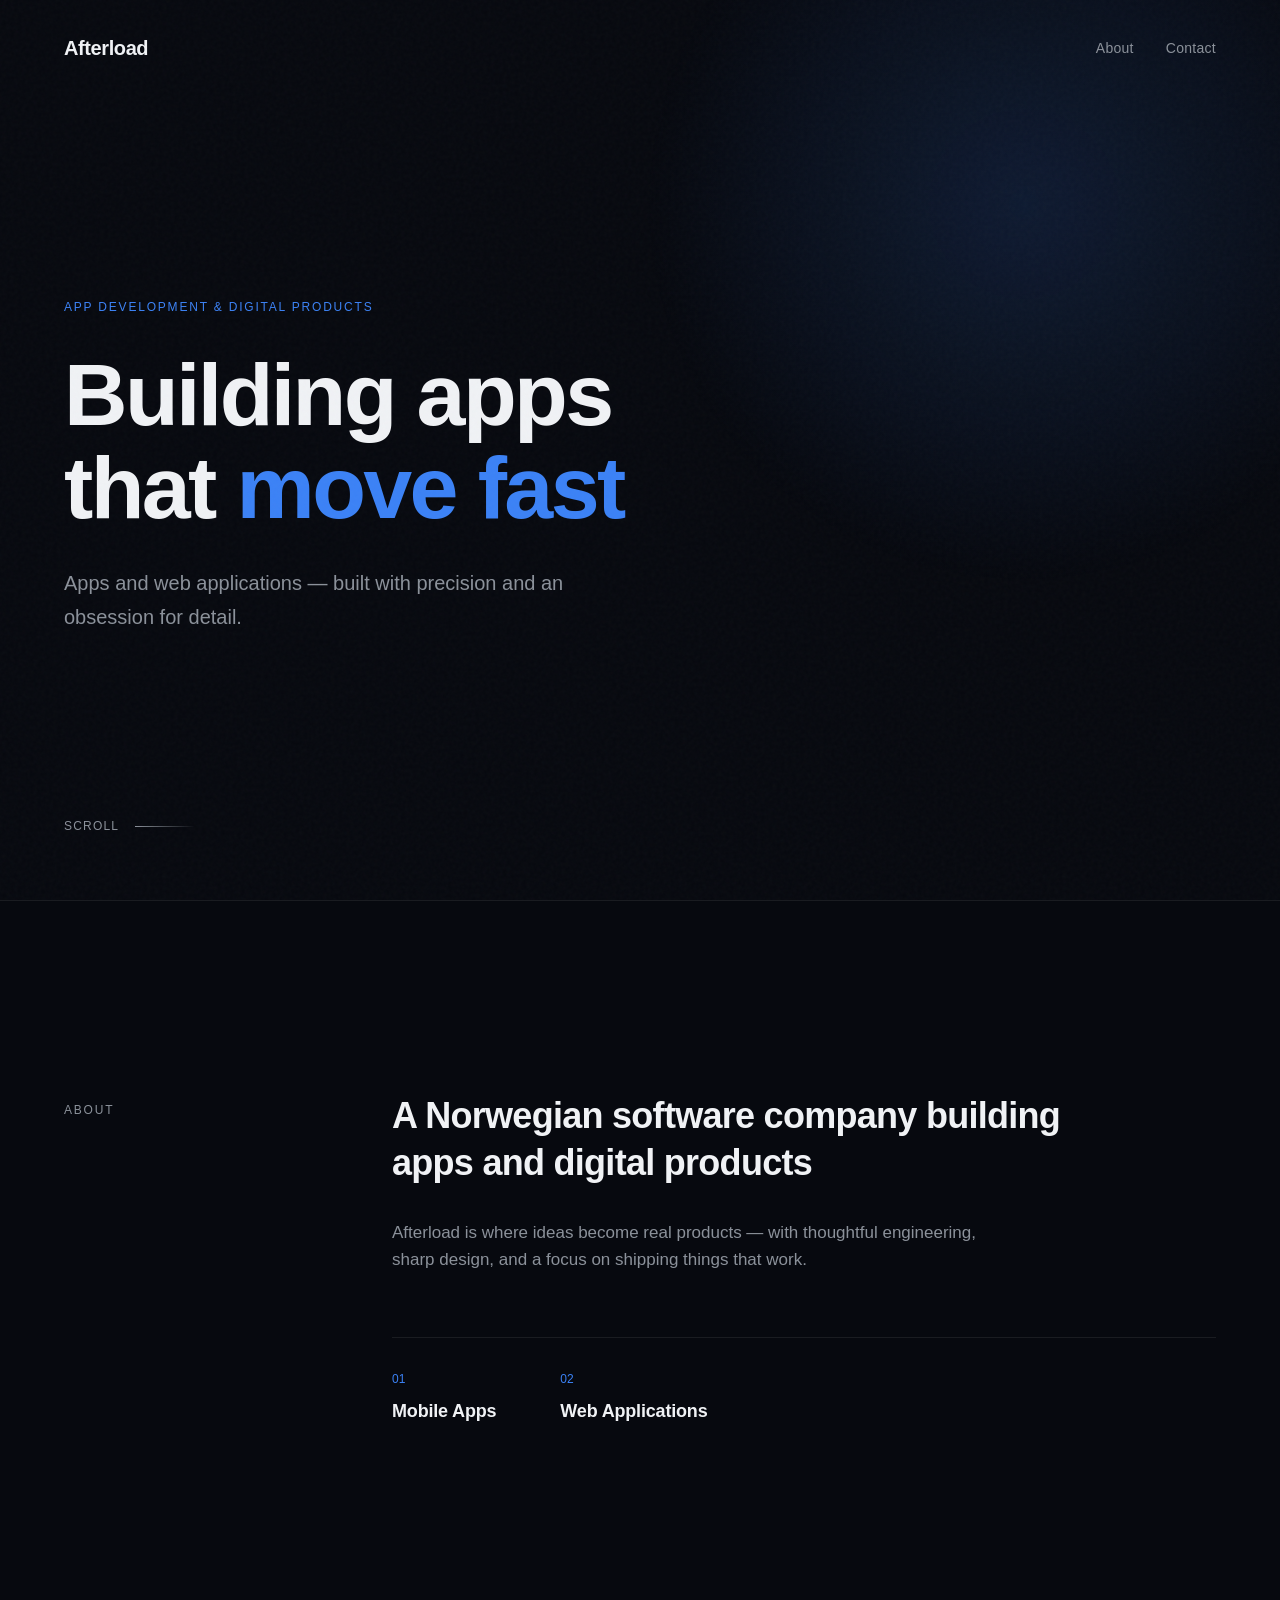
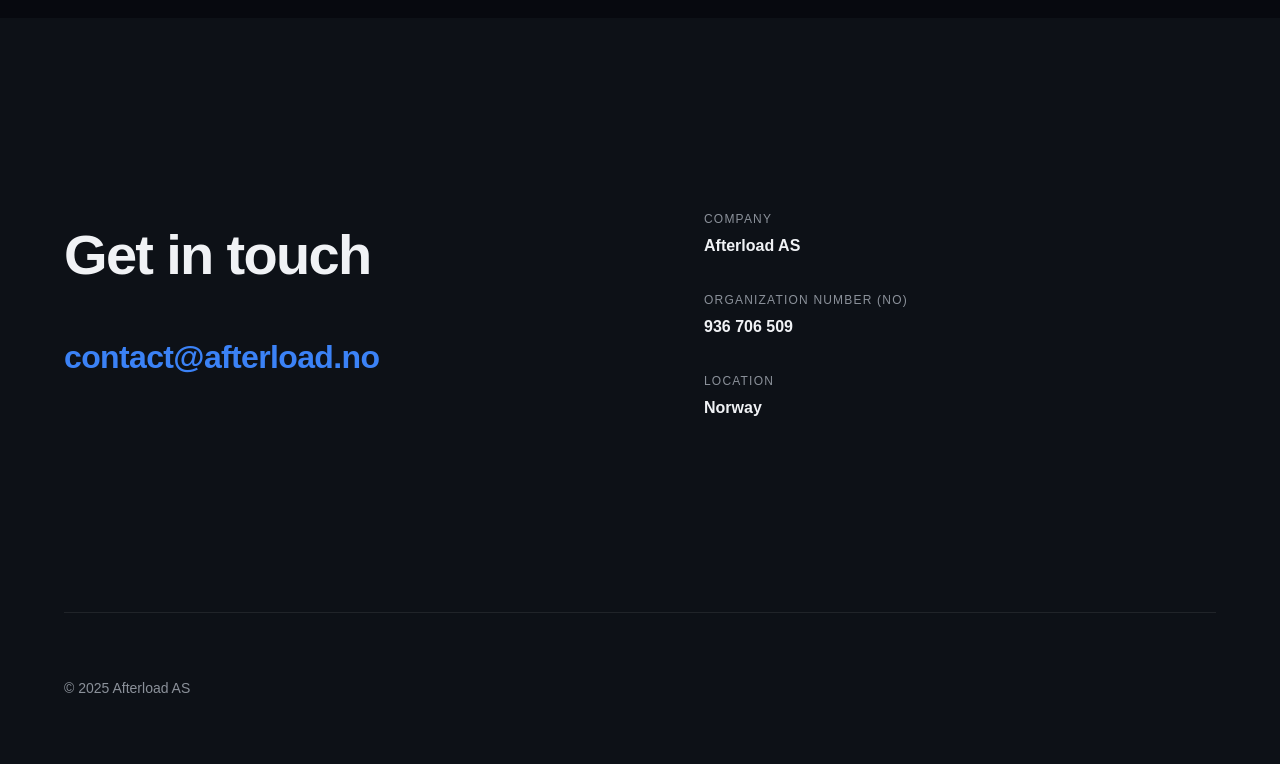
<file: index.html>
<!DOCTYPE html>
<html lang="en">

<head>
    <meta charset="UTF-8">
    <meta name="viewport" content="width=device-width, initial-scale=1.0">
    <title>Afterload — Digital Products That Move Fast</title>
    <meta name="description" content="Afterload AS is a Norwegian software company building apps and digital products.">
    <meta name="theme-color" content="#0a0f1a">

    <!-- Fonts -->
    <link href="https://api.fontshare.com/v2/css?f[]=clash-display@600,700&f[]=general-sans@400,500&display=swap"
        rel="stylesheet">

    <link rel="stylesheet" href="style.css">
</head>

<body>
    <!-- Grain overlay -->
    <div class="grain"></div>

    <!-- Geometric accent -->
    <div class="geo-accent"></div>

    <main>
        <!-- Hero -->
        <section class="hero">
            <nav class="nav">
                <div class="logo">Afterload</div>
                <div class="nav-links">
                    <a href="#about" class="nav-link">About</a>
                    <a href="#contact" class="nav-link">Contact</a>
                </div>
            </nav>

            <div class="hero-content">
                <div class="hero-label">App Development & Digital Products</div>
                <h1 class="hero-title">
                    Building apps<br>
                    that <span class="highlight">move fast</span>
                </h1>
                <p class="hero-sub">
                    Apps and web applications — built with precision
                    and an obsession for detail.
                </p>
            </div>

            <div class="scroll-hint">
                <a href="#about">
                    <span>Scroll</span>
                    <div class="scroll-line"></div>
                </a>
            </div>
        </section>

        <!-- About -->
        <section class="about" id="about">
            <div class="section-grid">
                <div class="section-label">About</div>
                <div class="section-content">
                    <h2>A Norwegian software company building apps and digital products</h2>
                    <p>
                        Afterload is where ideas become real products — with thoughtful engineering,
                        sharp design, and a focus on shipping things that work.
                    </p>
                    <div class="capabilities">
                        <div class="capability">
                            <span class="cap-number">01</span>
                            <span class="cap-name">Mobile Apps</span>
                        </div>
                        <div class="capability">
                            <span class="cap-number">02</span>
                            <span class="cap-name">Web Applications</span>
                        </div>
                    </div>
                </div>
            </div>
        </section>

        <!-- Contact -->
        <footer class="contact" id="contact">
            <div class="contact-grid">
                <div class="contact-cta">
                    <h2>Get in touch</h2>
                    <a href="mailto:contact@afterload.no" class="email-link">contact@afterload.no</a>
                </div>
                <div class="contact-info">
                    <div class="info-block">
                        <span class="info-label">Company</span>
                        <span class="info-value">Afterload AS</span>
                    </div>
                    <div class="info-block">
                        <span class="info-label">Organization number (NO)</span>
                        <span class="info-value">936 706 509</span>
                    </div>
                    <div class="info-block">
                        <span class="info-label">Location</span>
                        <span class="info-value">Norway</span>
                    </div>
                </div>
            </div>
            <div class="footer-bottom">
                <span>&copy; 2025 Afterload AS</span>
            </div>
        </footer>
    </main>
</body>

</html>
</file>
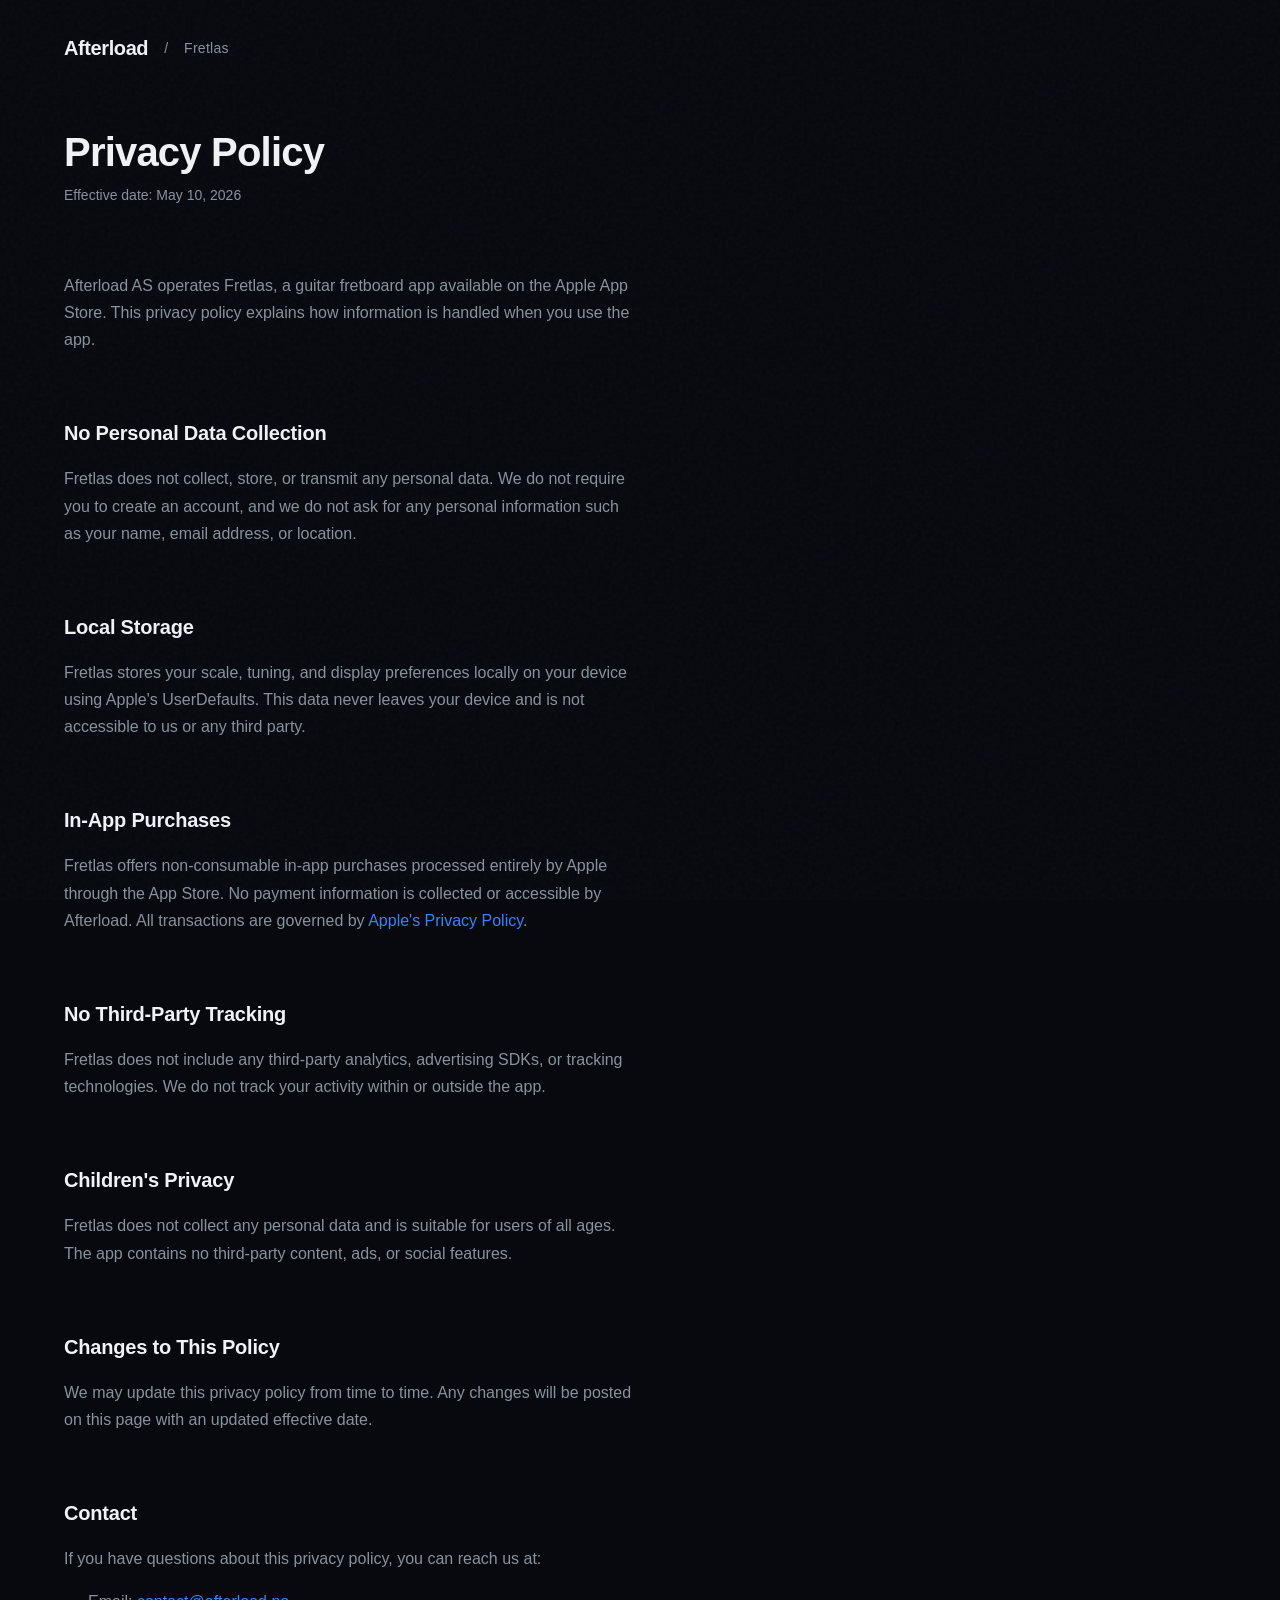
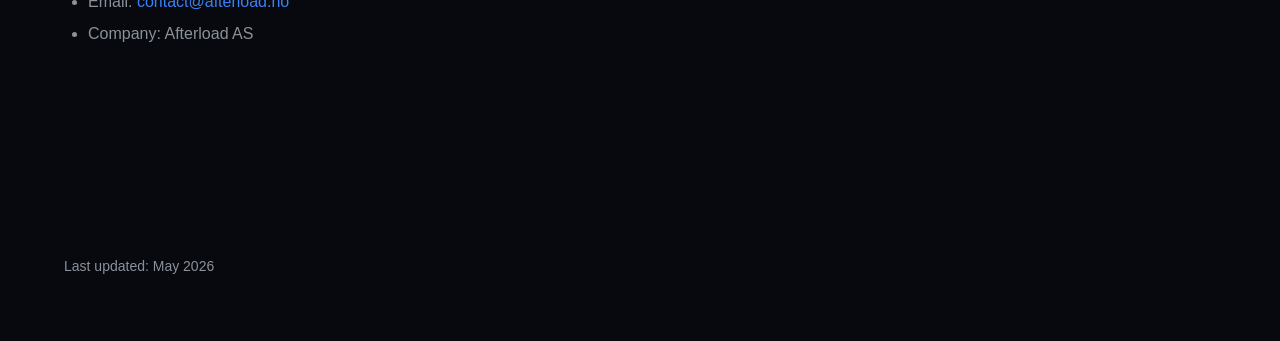
<file: fretlas/privacy/index.html>
<!DOCTYPE html>
<html lang="en">

<head>
    <meta charset="UTF-8">
    <meta name="viewport" content="width=device-width, initial-scale=1.0">
    <title>Privacy Policy — Fretlas</title>
    <meta name="description" content="Privacy policy for Fretlas, a guitar fretboard app by Afterload AS.">
    <meta name="theme-color" content="#0a0f1a">

    <!-- Fonts -->
    <link href="https://api.fontshare.com/v2/css?f[]=clash-display@600,700&f[]=general-sans@400,500&display=swap"
        rel="stylesheet">

    <link rel="stylesheet" href="../../style.css">

    <style>
        .privacy-nav {
            display: flex;
            align-items: center;
            gap: var(--space-sm);
            padding: var(--space-md) var(--space-lg);
            position: relative;
            z-index: 10;
        }

        .privacy-nav .separator {
            color: var(--text-secondary);
            font-size: 0.875rem;
        }

        .privacy-nav .product-name {
            font-size: 0.875rem;
            font-weight: 500;
            color: var(--text-secondary);
            letter-spacing: 0.02em;
        }

        .privacy-nav a {
            text-decoration: none;
            color: inherit;
        }

        .privacy-article {
            max-width: 700px;
            padding: var(--space-lg);
            padding-top: var(--space-md);
            position: relative;
            z-index: 1;
        }

        .privacy-article h1 {
            font-family: var(--font-display);
            font-weight: 600;
            font-size: clamp(1.75rem, 4vw, 2.5rem);
            letter-spacing: -0.02em;
            line-height: 1.2;
            margin-bottom: var(--space-xs);
        }

        .privacy-article .effective-date {
            font-size: 0.875rem;
            color: var(--text-secondary);
            margin-bottom: var(--space-lg);
        }

        .privacy-article h2 {
            font-family: var(--font-display);
            font-weight: 600;
            font-size: 1.25rem;
            letter-spacing: -0.01em;
            margin-top: var(--space-lg);
            margin-bottom: var(--space-sm);
        }

        .privacy-article p {
            color: var(--text-secondary);
            font-size: 1rem;
            line-height: 1.7;
            margin-bottom: var(--space-sm);
        }

        .privacy-article ul {
            color: var(--text-secondary);
            font-size: 1rem;
            line-height: 1.7;
            margin-bottom: var(--space-sm);
            padding-left: 1.5rem;
        }

        .privacy-article li {
            margin-bottom: 0.25rem;
        }

        .privacy-article a {
            color: var(--accent);
            text-decoration: none;
        }

        .privacy-article a:hover {
            text-decoration: underline;
        }

        .privacy-footer {
            max-width: 700px;
            padding: var(--space-lg);
            padding-top: var(--space-xl);
            font-size: 0.875rem;
            color: var(--text-secondary);
            position: relative;
            z-index: 1;
        }

        @media (max-width: 600px) {
            .privacy-nav {
                padding: var(--space-sm) var(--space-md);
            }

            .privacy-article {
                padding: var(--space-md);
            }

            .privacy-footer {
                padding: var(--space-md);
                padding-top: var(--space-lg);
            }
        }
    </style>
</head>

<body>
    <!-- Grain overlay -->
    <div class="grain"></div>

    <nav class="privacy-nav">
        <a href="/" class="logo">Afterload</a>
        <span class="separator">/</span>
        <span class="product-name">Fretlas</span>
    </nav>

    <main>
        <article class="privacy-article">
            <h1>Privacy Policy</h1>
            <p class="effective-date">Effective date: May 10, 2026</p>

            <p>
                Afterload AS operates Fretlas, a guitar fretboard app available on the Apple
                App Store. This privacy policy explains how information is handled when you
                use the app.
            </p>

            <h2>No Personal Data Collection</h2>
            <p>
                Fretlas does not collect, store, or transmit any personal data. We do not
                require you to create an account, and we do not ask for any personal information
                such as your name, email address, or location.
            </p>

            <h2>Local Storage</h2>
            <p>
                Fretlas stores your scale, tuning, and display preferences locally on your
                device using Apple's UserDefaults. This data never leaves your device and is
                not accessible to us or any third party.
            </p>

            <h2>In-App Purchases</h2>
            <p>
                Fretlas offers non-consumable in-app purchases processed entirely by Apple
                through the App Store. No payment information is collected or accessible by
                Afterload. All transactions are governed by
                <a href="https://www.apple.com/legal/privacy/">Apple's Privacy Policy</a>.
            </p>

            <h2>No Third-Party Tracking</h2>
            <p>
                Fretlas does not include any third-party analytics, advertising SDKs, or
                tracking technologies. We do not track your activity within or outside the app.
            </p>

            <h2>Children's Privacy</h2>
            <p>
                Fretlas does not collect any personal data and is suitable for users of all
                ages. The app contains no third-party content, ads, or social features.
            </p>

            <h2>Changes to This Policy</h2>
            <p>
                We may update this privacy policy from time to time. Any changes will be posted
                on this page with an updated effective date.
            </p>

            <h2>Contact</h2>
            <p>
                If you have questions about this privacy policy, you can reach us at:
            </p>
            <ul>
                <li>Email: <a href="mailto:contact@afterload.no">contact@afterload.no</a></li>
                <li>Company: Afterload AS</li>
            </ul>
        </article>

        <footer class="privacy-footer">
            Last updated: May 2026
        </footer>
    </main>
</body>

</html>
</file>
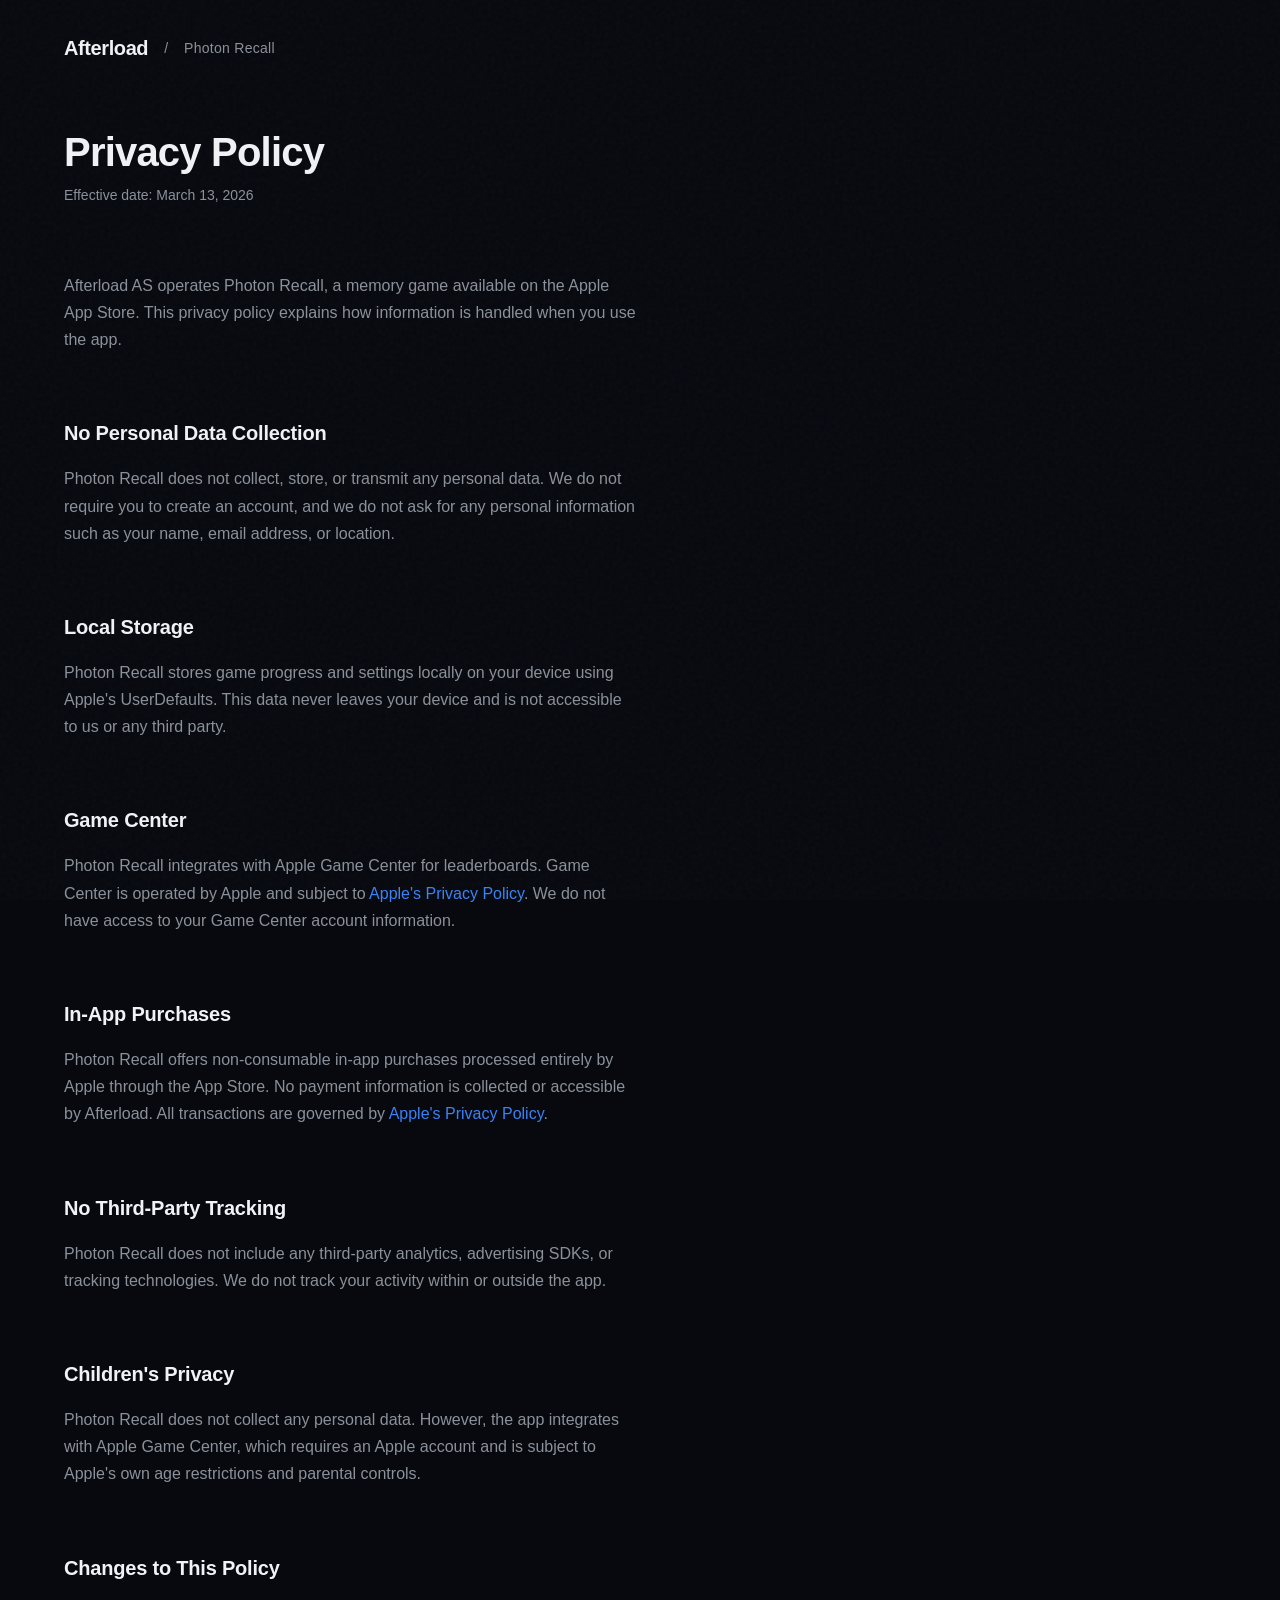
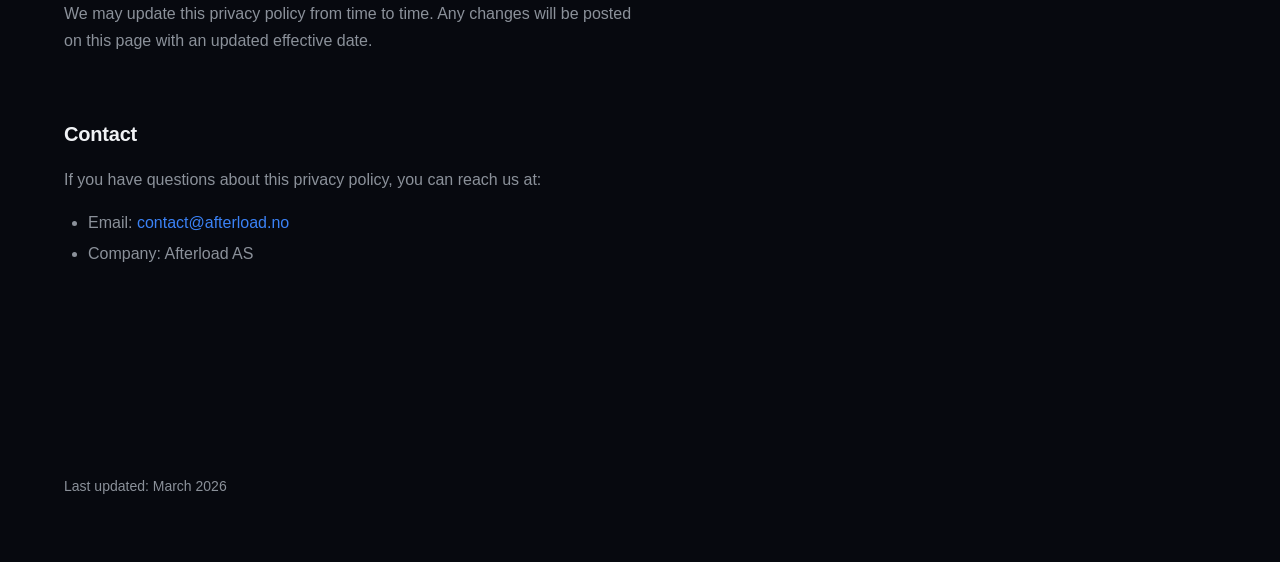
<file: photonrecall/privacy/index.html>
<!DOCTYPE html>
<html lang="en">

<head>
    <meta charset="UTF-8">
    <meta name="viewport" content="width=device-width, initial-scale=1.0">
    <title>Privacy Policy — Photon Recall</title>
    <meta name="description" content="Privacy policy for Photon Recall, a game by Afterload AS.">
    <meta name="theme-color" content="#0a0f1a">

    <!-- Fonts -->
    <link href="https://api.fontshare.com/v2/css?f[]=clash-display@600,700&f[]=general-sans@400,500&display=swap"
        rel="stylesheet">

    <link rel="stylesheet" href="../../style.css">

    <style>
        .privacy-nav {
            display: flex;
            align-items: center;
            gap: var(--space-sm);
            padding: var(--space-md) var(--space-lg);
            position: relative;
            z-index: 10;
        }

        .privacy-nav .separator {
            color: var(--text-secondary);
            font-size: 0.875rem;
        }

        .privacy-nav .product-name {
            font-size: 0.875rem;
            font-weight: 500;
            color: var(--text-secondary);
            letter-spacing: 0.02em;
        }

        .privacy-nav a {
            text-decoration: none;
            color: inherit;
        }

        .privacy-article {
            max-width: 700px;
            padding: var(--space-lg);
            padding-top: var(--space-md);
            position: relative;
            z-index: 1;
        }

        .privacy-article h1 {
            font-family: var(--font-display);
            font-weight: 600;
            font-size: clamp(1.75rem, 4vw, 2.5rem);
            letter-spacing: -0.02em;
            line-height: 1.2;
            margin-bottom: var(--space-xs);
        }

        .privacy-article .effective-date {
            font-size: 0.875rem;
            color: var(--text-secondary);
            margin-bottom: var(--space-lg);
        }

        .privacy-article h2 {
            font-family: var(--font-display);
            font-weight: 600;
            font-size: 1.25rem;
            letter-spacing: -0.01em;
            margin-top: var(--space-lg);
            margin-bottom: var(--space-sm);
        }

        .privacy-article p {
            color: var(--text-secondary);
            font-size: 1rem;
            line-height: 1.7;
            margin-bottom: var(--space-sm);
        }

        .privacy-article ul {
            color: var(--text-secondary);
            font-size: 1rem;
            line-height: 1.7;
            margin-bottom: var(--space-sm);
            padding-left: 1.5rem;
        }

        .privacy-article li {
            margin-bottom: 0.25rem;
        }

        .privacy-article a {
            color: var(--accent);
            text-decoration: none;
        }

        .privacy-article a:hover {
            text-decoration: underline;
        }

        .privacy-footer {
            max-width: 700px;
            padding: var(--space-lg);
            padding-top: var(--space-xl);
            font-size: 0.875rem;
            color: var(--text-secondary);
            position: relative;
            z-index: 1;
        }

        @media (max-width: 600px) {
            .privacy-nav {
                padding: var(--space-sm) var(--space-md);
            }

            .privacy-article {
                padding: var(--space-md);
            }

            .privacy-footer {
                padding: var(--space-md);
                padding-top: var(--space-lg);
            }
        }
    </style>
</head>

<body>
    <!-- Grain overlay -->
    <div class="grain"></div>

    <nav class="privacy-nav">
        <a href="/" class="logo">Afterload</a>
        <span class="separator">/</span>
        <span class="product-name">Photon Recall</span>
    </nav>

    <main>
        <article class="privacy-article">
            <h1>Privacy Policy</h1>
            <p class="effective-date">Effective date: March 13, 2026</p>

            <p>
                Afterload AS operates Photon Recall, a memory game available on the Apple
                App Store. This privacy policy explains how information is handled when you
                use the app.
            </p>

            <h2>No Personal Data Collection</h2>
            <p>
                Photon Recall does not collect, store, or transmit any personal data. We do not
                require you to create an account, and we do not ask for any personal information
                such as your name, email address, or location.
            </p>

            <h2>Local Storage</h2>
            <p>
                Photon Recall stores game progress and settings locally on your device using
                Apple's UserDefaults. This data never leaves your device and is not accessible
                to us or any third party.
            </p>

            <h2>Game Center</h2>
            <p>
                Photon Recall integrates with Apple Game Center for leaderboards.
                Game Center is operated by Apple and subject to
                <a href="https://www.apple.com/legal/privacy/">Apple's Privacy Policy</a>.
                We do not have access to your Game Center account information.
            </p>

            <h2>In-App Purchases</h2>
            <p>
                Photon Recall offers non-consumable in-app purchases processed entirely by Apple
                through the App Store. No payment information is collected or accessible by
                Afterload. All transactions are governed by
                <a href="https://www.apple.com/legal/privacy/">Apple's Privacy Policy</a>.
            </p>

            <h2>No Third-Party Tracking</h2>
            <p>
                Photon Recall does not include any third-party analytics, advertising SDKs, or
                tracking technologies. We do not track your activity within or outside the app.
            </p>

            <h2>Children's Privacy</h2>
            <p>
                Photon Recall does not collect any personal data. However, the app integrates
                with Apple Game Center, which requires an Apple account and is subject to
                Apple's own age restrictions and parental controls.
            </p>

            <h2>Changes to This Policy</h2>
            <p>
                We may update this privacy policy from time to time. Any changes will be posted
                on this page with an updated effective date.
            </p>

            <h2>Contact</h2>
            <p>
                If you have questions about this privacy policy, you can reach us at:
            </p>
            <ul>
                <li>Email: <a href="mailto:contact@afterload.no">contact@afterload.no</a></li>
                <li>Company: Afterload AS</li>
            </ul>
        </article>

        <footer class="privacy-footer">
            Last updated: March 2026
        </footer>
    </main>
</body>

</html>
</file>
<file: style.css>
/* ================================================
   AFTERLOAD — Landing Page Styles
   Aesthetic: Refined Dark Tech / Nordic Minimalism
   ================================================ */

:root {
    --bg-primary: #07090f;
    --bg-secondary: #0d1117;
    --text-primary: #f0f2f5;
    --text-secondary: #8b919a;
    --accent: #3b82f6;
    --accent-glow: rgba(59, 130, 246, 0.15);
    --border: rgba(255, 255, 255, 0.08);

    --font-display: 'Clash Display', sans-serif;
    --font-body: 'General Sans', -apple-system, sans-serif;

    --space-xs: 0.5rem;
    --space-sm: 1rem;
    --space-md: 2rem;
    --space-lg: 4rem;
    --space-xl: 8rem;
    --space-2xl: 12rem;
}

/* Reset & Base */
*, *::before, *::after {
    margin: 0;
    padding: 0;
    box-sizing: border-box;
}

html {
    scroll-behavior: smooth;
    font-size: 16px;
}

body {
    font-family: var(--font-body);
    background: var(--bg-primary);
    color: var(--text-primary);
    line-height: 1.6;
    overflow-x: hidden;
    -webkit-font-smoothing: antialiased;
}

/* Grain Overlay */
.grain {
    position: fixed;
    top: 0;
    left: 0;
    width: 100%;
    height: 100%;
    pointer-events: none;
    z-index: 1000;
    opacity: 0.03;
    background-image: url("data:image/svg+xml,%3Csvg viewBox='0 0 256 256' xmlns='http://www.w3.org/2000/svg'%3E%3Cfilter id='noise'%3E%3CfeTurbulence type='fractalNoise' baseFrequency='0.9' numOctaves='4' stitchTiles='stitch'/%3E%3C/filter%3E%3Crect width='100%25' height='100%25' filter='url(%23noise)'/%3E%3C/svg%3E");
}

/* Geometric Accent */
.geo-accent {
    position: fixed;
    top: -20%;
    right: -10%;
    width: 60vw;
    height: 60vw;
    max-width: 800px;
    max-height: 800px;
    background: radial-gradient(circle, var(--accent-glow) 0%, transparent 70%);
    pointer-events: none;
    z-index: 0;
    animation: pulse 8s ease-in-out infinite;
}

@keyframes pulse {
    0%, 100% { opacity: 0.5; transform: scale(1); }
    50% { opacity: 0.8; transform: scale(1.05); }
}

/* Navigation */
.nav {
    display: flex;
    justify-content: space-between;
    align-items: center;
    padding: var(--space-md) var(--space-lg);
    position: relative;
    z-index: 10;
}

.logo {
    font-family: var(--font-display);
    font-weight: 700;
    font-size: 1.25rem;
    letter-spacing: -0.02em;
}

.nav-links {
    display: flex;
    gap: var(--space-md);
}

.nav-link {
    font-size: 0.875rem;
    font-weight: 500;
    color: var(--text-secondary);
    text-decoration: none;
    letter-spacing: 0.02em;
    transition: color 0.2s ease;
}

.nav-link:hover {
    color: var(--text-primary);
}

/* Hero Section */
.hero {
    min-height: 100vh;
    display: flex;
    flex-direction: column;
    position: relative;
    z-index: 1;
}

.hero-content {
    flex: 1;
    display: flex;
    flex-direction: column;
    justify-content: center;
    padding: var(--space-lg);
    padding-top: 0;
    max-width: 1000px;
}

.hero-label {
    font-size: 0.75rem;
    font-weight: 500;
    text-transform: uppercase;
    letter-spacing: 0.15em;
    color: var(--accent);
    margin-bottom: var(--space-md);
    opacity: 0;
    animation: fadeUp 0.8s ease forwards;
    animation-delay: 0.2s;
}

.hero-title {
    font-family: var(--font-display);
    font-weight: 600;
    font-size: clamp(2.5rem, 8vw, 5.5rem);
    line-height: 1.05;
    letter-spacing: -0.03em;
    margin-bottom: var(--space-md);
    opacity: 0;
    animation: fadeUp 0.8s ease forwards;
    animation-delay: 0.4s;
}

.hero-title .highlight {
    color: var(--accent);
    position: relative;
}

.hero-sub {
    font-size: clamp(1rem, 2vw, 1.25rem);
    color: var(--text-secondary);
    max-width: 500px;
    line-height: 1.7;
    opacity: 0;
    animation: fadeUp 0.8s ease forwards;
    animation-delay: 0.6s;
}

@keyframes fadeUp {
    from {
        opacity: 0;
        transform: translateY(30px);
    }
    to {
        opacity: 1;
        transform: translateY(0);
    }
}

/* Scroll Hint */
.scroll-hint {
    position: absolute;
    bottom: var(--space-lg);
    left: var(--space-lg);
    opacity: 0;
    animation: fadeUp 0.8s ease forwards;
    animation-delay: 1s;
}

.scroll-hint a {
    display: flex;
    align-items: center;
    gap: var(--space-sm);
    font-size: 0.75rem;
    text-transform: uppercase;
    letter-spacing: 0.1em;
    color: var(--text-secondary);
    text-decoration: none;
    transition: color 0.2s ease;
}

.scroll-hint a:hover {
    color: var(--text-primary);
}

.scroll-line {
    width: 60px;
    height: 1px;
    background: linear-gradient(90deg, var(--text-secondary), transparent);
}

/* About Section */
.about {
    padding: var(--space-2xl) var(--space-lg);
    border-top: 1px solid var(--border);
    position: relative;
    z-index: 1;
}

.section-grid {
    display: grid;
    grid-template-columns: 200px 1fr;
    gap: var(--space-xl);
    max-width: 1200px;
}

.section-label {
    font-size: 0.75rem;
    font-weight: 500;
    text-transform: uppercase;
    letter-spacing: 0.15em;
    color: var(--text-secondary);
    padding-top: 0.5rem;
}

.section-content h2 {
    font-family: var(--font-display);
    font-weight: 600;
    font-size: clamp(1.5rem, 3vw, 2.25rem);
    line-height: 1.3;
    letter-spacing: -0.02em;
    margin-bottom: var(--space-md);
    max-width: 700px;
}

.section-content p {
    color: var(--text-secondary);
    font-size: 1.0625rem;
    max-width: 600px;
    margin-bottom: var(--space-lg);
}

/* Capabilities */
.capabilities {
    display: flex;
    flex-wrap: wrap;
    gap: var(--space-lg);
    padding-top: var(--space-md);
    border-top: 1px solid var(--border);
}

.capability {
    display: flex;
    flex-direction: column;
    gap: var(--space-xs);
}

.cap-number {
    font-size: 0.75rem;
    color: var(--accent);
    font-weight: 500;
}

.cap-name {
    font-family: var(--font-display);
    font-weight: 600;
    font-size: 1.125rem;
    letter-spacing: -0.01em;
}

/* Contact / Footer */
.contact {
    padding: var(--space-2xl) var(--space-lg);
    padding-bottom: var(--space-lg);
    background: var(--bg-secondary);
    position: relative;
    z-index: 1;
}

.contact-grid {
    display: grid;
    grid-template-columns: 1fr 1fr;
    gap: var(--space-xl);
    max-width: 1200px;
    margin-bottom: var(--space-2xl);
}

.contact-cta h2 {
    font-family: var(--font-display);
    font-weight: 600;
    font-size: clamp(2rem, 5vw, 3.5rem);
    letter-spacing: -0.03em;
    margin-bottom: var(--space-md);
}

.email-link {
    display: inline-block;
    font-family: var(--font-display);
    font-weight: 600;
    font-size: clamp(1.25rem, 3vw, 2rem);
    color: var(--accent);
    text-decoration: none;
    letter-spacing: -0.02em;
    position: relative;
    transition: color 0.3s ease;
}

.email-link::after {
    content: '';
    position: absolute;
    bottom: -4px;
    left: 0;
    width: 100%;
    height: 2px;
    background: var(--accent);
    transform: scaleX(0);
    transform-origin: right;
    transition: transform 0.4s cubic-bezier(0.4, 0, 0.2, 1);
}

.email-link:hover::after {
    transform: scaleX(1);
    transform-origin: left;
}

.contact-info {
    display: flex;
    flex-direction: column;
    gap: var(--space-md);
    justify-content: center;
}

.info-block {
    display: flex;
    flex-direction: column;
    gap: 0.25rem;
}

.info-label {
    font-size: 0.75rem;
    text-transform: uppercase;
    letter-spacing: 0.1em;
    color: var(--text-secondary);
}

.info-value {
    font-family: var(--font-display);
    font-weight: 600;
    font-size: 1rem;
}

.footer-bottom {
    padding-top: var(--space-lg);
    border-top: 1px solid var(--border);
    font-size: 0.875rem;
    color: var(--text-secondary);
}

/* ================================================
   Responsive Design
   ================================================ */

@media (max-width: 900px) {
    .section-grid {
        grid-template-columns: 1fr;
        gap: var(--space-md);
    }

    .contact-grid {
        grid-template-columns: 1fr;
        gap: var(--space-lg);
    }

    .contact-info {
        flex-direction: row;
        flex-wrap: wrap;
        gap: var(--space-lg);
    }
}

@media (max-width: 600px) {
    :root {
        --space-lg: 2rem;
        --space-xl: 4rem;
        --space-2xl: 6rem;
    }

    .nav {
        padding: var(--space-sm) var(--space-md);
    }

    .hero-content {
        padding: var(--space-md);
    }

    .scroll-hint {
        left: var(--space-md);
        bottom: var(--space-md);
    }

    .about,
    .contact {
        padding-left: var(--space-md);
        padding-right: var(--space-md);
    }

    .capabilities {
        flex-direction: column;
        gap: var(--space-md);
    }

    .contact-info {
        flex-direction: column;
        gap: var(--space-md);
    }

    .geo-accent {
        width: 100vw;
        height: 100vw;
        top: -30%;
        right: -30%;
    }
}

/* Selection */
::selection {
    background: var(--accent);
    color: var(--bg-primary);
}
</file>
